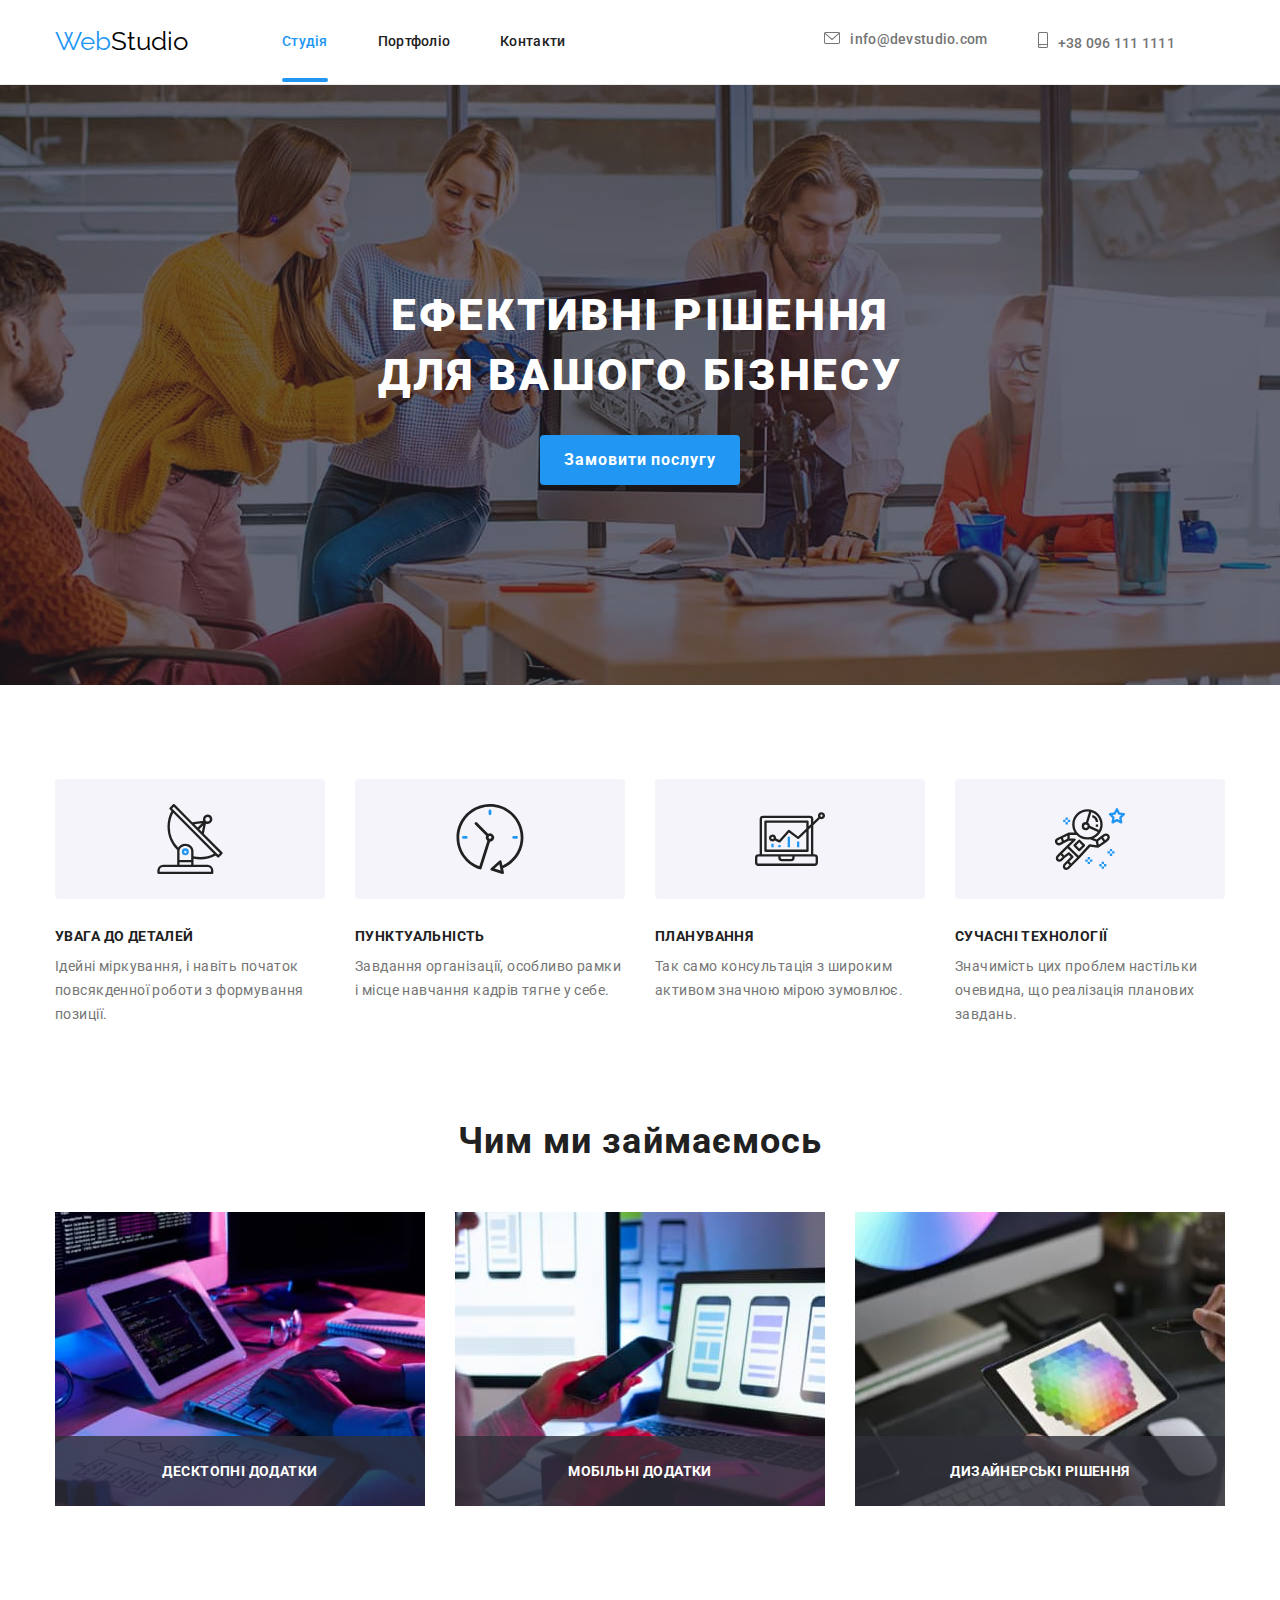
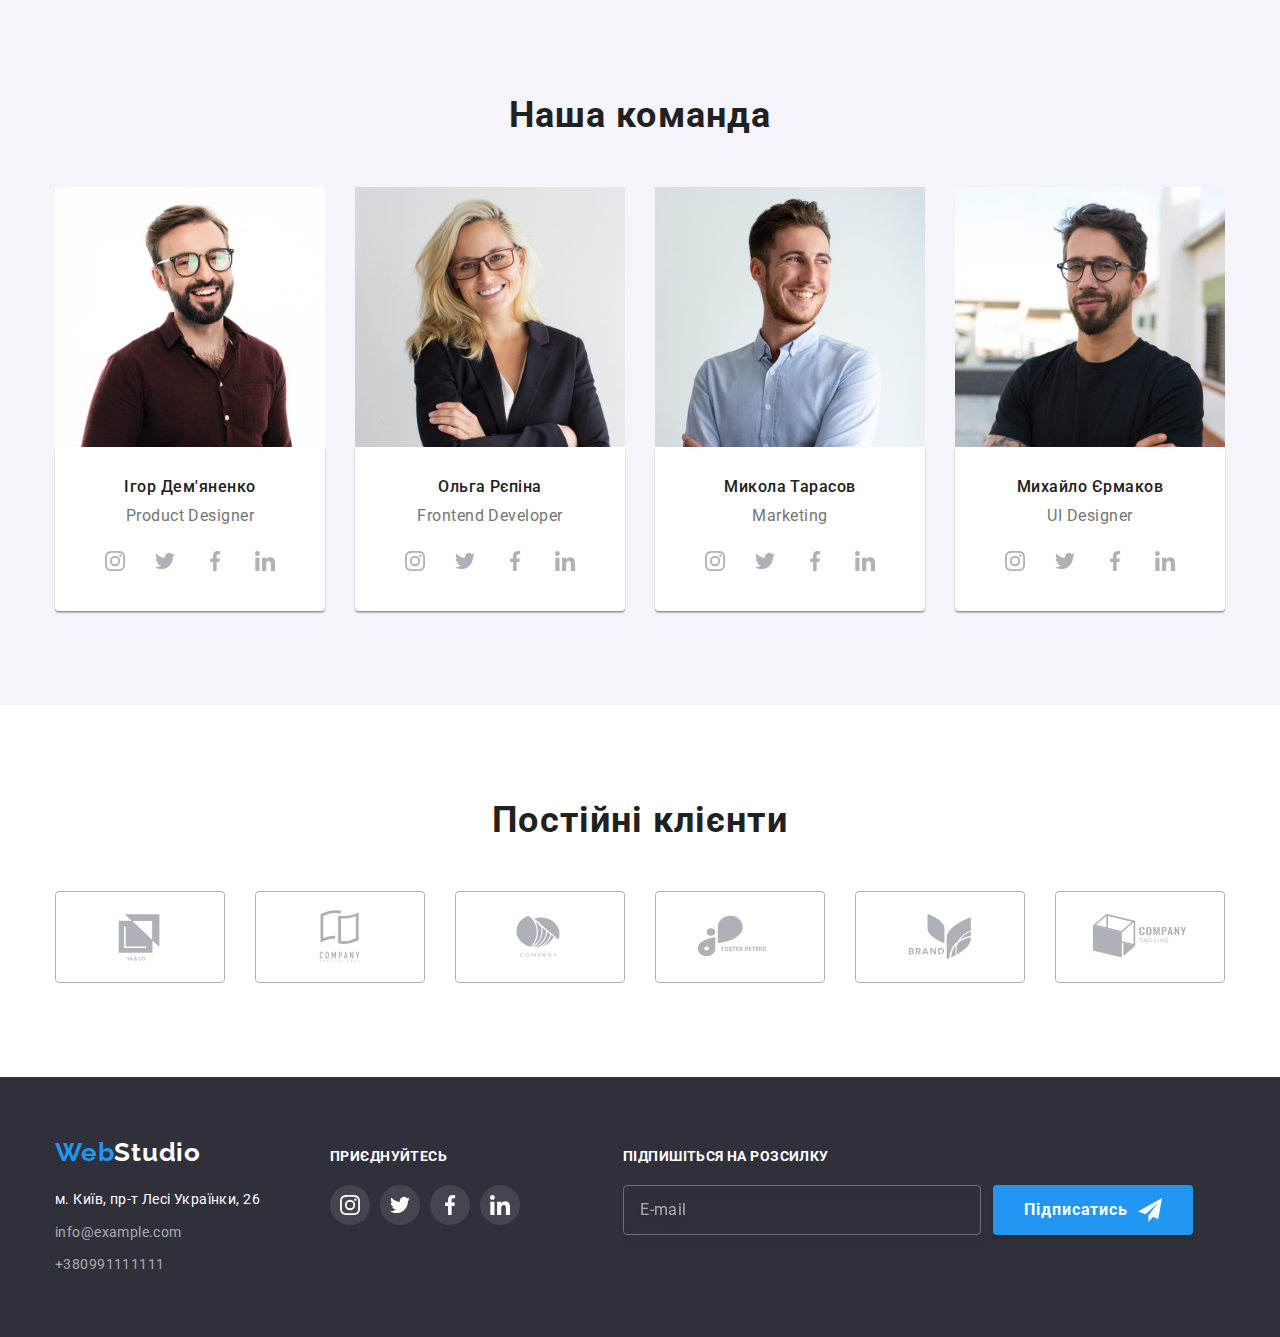
<file: index.html>
<!DOCTYPE html>
<html lang="uk">

<head>
    <meta charset="UTF-8">
    <meta http-equiv="X-UA-Compatible" content="IE=edge">
    <meta name="viewport" content="width=device-width, initial-scale=1.0">
    <title>Document</title>
    <link
        href="https://fonts.googleapis.com/css2?family=Montserrat:wght@400;500;600&family=Raleway:wght@700&family=Roboto:wght@400;500;700;900&display=swap"
        rel="stylesheet">
    <link rel="stylesheet"
        href="https://cdnjs.cloudflare.com/ajax/libs/modern-normalize/1.1.0/modern-normalize.min.css">
    <link rel="stylesheet" href="./css/styles.css">
</head>

<body>
    <header class="page-header">
        <div class="container">
            <nav class="main-nav">
                <a class="link logo-link" href="WebStudio"><span class=" logo-accent">Web</span>Studio</a>
                <ul class="list menu-nav header-container">
                    <li class="item menu-nav"><a href="Студия" class="link link-current item-link">Студія</a></li>
                    <li class="item menu-nav"><a href="./portfolio.html" class="link item-link">Портфоліо</a></li>
                    <li class="item menu-nav"><a href="Контакты" class="link item-link">Контакти</a></li>

                </ul>
                <ul class="list site-nav header-container">
                    <li class="item site-nav "><a class="link mail-link item-link" href="info@devstudio.com">
                            <svg class="icon-email" width="16" height="12">
                                <use href="./images/icons.svg#envelope"></use>
                            </svg>info@devstudio.com</a>
                    </li>
                    <li class="item site-nav"><a class="link tel-link item-link" href="+380961111111">
                            <svg class="icon-tel" width="10" height="16">
                                <use href="./images/icons.svg#smartphone"></use>
                            </svg>+38 096 111 1111</a></li>
                </ul>
            </nav>
        </div>
    </header>

    <main>
        <div class="overlay">
            <section class="hero section">
                <div class="container hero-container">
                    <h1 class="hero-title">Ефективні рішення<br> для вашого бізнесу</h1>
                    <button class="main-button" type="button" data-modal-open>Замовити послугу</button>
                </div>
            </section>
        </div>
        <section class="section-bg">
            <div class="container">
                <h2 class="section-title visually-hidden">Особливості</h2>
                <ul class="list features-list">
                    <li class="item-list">
                        <div class="features">
                            <svg class="icon-features">
                                <use href="./images/icons.svg#antenna"></use>
                            </svg>
                        </div>
                        <h3 class="section-title">Увага до деталей</h3>
                        <p class="section-text">Ідейні міркування, і навіть початок повсякденної роботи з формування
                            позиції.</p>
                    </li>
                    <li class="item-list">
                        <div class="features">
                            <svg class="icon-features">
                                <use href="./images/icons.svg#clock"></use>
                            </svg>
                        </div>
                        <h3 class="section-title">Пунктуальність</h3>
                        <p class="section-text">Завдання організації, особливо рамки і місце навчання кадрів тягне у
                            себе.
                        </p>
                    </li>
                    <li class="item-list">
                        <div class="features">
                            <svg class="icon-features">
                                <use href="./images/icons.svg#diagram"></use>
                            </svg>
                        </div>
                        <h3 class="section-title">Планування</h3>
                        <p class="section-text">Так само консультація з широким активом значною мірою зумовлює.
                        </p>
                    </li>
                    <li class="item-list">
                        <div class="features">
                            <svg class="icon-features">
                                <use href="./images/icons.svg#astronaut"></use>
                            </svg>
                        </div>
                        <h3 class="section-title">Сучасні технології</h3>
                        <p class="section-text">Значимість цих проблем настільки очевидна, що реалізація планових
                            завдань.
                        </p>
                    </li>
                </ul>
            </div>
        </section>
        <section class="section">
            <div class="container">
                <h2 class="section-subtitle">Чим ми займаємось</h2>
                <ul class="list box-list">
                    <li class="box-list"><img src="./images/img.jpg" alt="декстопні додатки" width="370">
                        <div class="label">
                            <h3 class="label-text">Десктопні додатки</h3>
                        </div>
                    </li>

                    <li class="box-list"><img src="./images/img1.jpg" alt="мобільні додатки" width="370">
                        <div class="label">
                            <h3 class="label-text">Мобільні додатки</h3>
                        </div>
                    </li>
                    <li class="box-list"><img src="./images/img2.jpg" alt="дизайнерські рішення" width="370">
                        <div class="label">
                            <h3 class="label-text">Дизайнерські рішення</h3>
                        </div>
                    </li>
                </ul>
            </div>
        </section>
        <section class="section-team">
            <div class="container">
                <h2 class="section-subtitle">Наша команда</h2>
                <ul class="list team-list">
                    <li class="item-list">
                        <img src="./images/igde.jpg" alt="член команды Игорь Демьяненко" width="270">
                        <div class="card-member">
                            <h3 class="section-title-name">Ігор Дем'яненко</h3>
                            <p class="section-team-tx">Product Designer</p>
                            <ul class="socials list">
                                <li class="socials-item"> <a class="socials-link link" href=""><svg class="cocials-icon"
                                            width="20" height="20">
                                            <use href="./images/icons.svg#instagram"></use>
                                        </svg></a></li>
                                <li class="socials-item"><a class="socials-link link" href=""> <svg class="cocials-icon"
                                            width="20" height="20">
                                            <use href="./images/icons.svg#twitter"></use>
                                        </svg> </a></li>
                                <li class="socials-item"><a class="socials-link link " href=""> <svg
                                            class="cocials-icon" width="20" height="20">
                                            <use href="./images/icons.svg#facebook"></use>
                                        </svg> </a></li>
                                <li class="socials-item"><a class="socials-link link " href=""> <svg
                                            class="cocials-icon" width="20" height="20">
                                            <use href="./images/icons.svg#linkedin"></use>
                                        </svg> </a></li>
                            </ul>
                        </div>
                    </li>

                    <li class="item-list">
                        <img src="./images/olre.jpg" alt="член команды Ольга Репина" width="270">
                        <div class="card-member">
                            <h3 class="section-title-name">Ольга Рєпіна</h3>
                            <p class="section-team-tx">Frontend Developer</p>
                            <ul class="socials list">
                                <li class="socials-item"> <a class="socials-link link" href=""><svg class="cocials-icon"
                                            width="20" height="20">
                                            <use href="./images/icons.svg#instagram"></use>
                                        </svg></a></li>
                                <li class="socials-item"><a class="socials-link link" href=""> <svg class="cocials-icon"
                                            width="20" height="20">
                                            <use href="./images/icons.svg#twitter"></use>
                                        </svg> </a></li>
                                <li class="socials-item"><a class="socials-link link " href=""> <svg
                                            class="cocials-icon" width="20" height="20">
                                            <use href="./images/icons.svg#facebook"></use>
                                        </svg> </a></li>
                                <li class="socials-item"><a class="socials-link link " href=""> <svg
                                            class="cocials-icon" width="20" height="20">
                                            <use href="./images/icons.svg#linkedin"></use>
                                        </svg> </a></li>
                            </ul>
                        </div>
                    </li>

                    <li class="item-list">
                        <img src="./images/ntar.jpg" alt="член команды Николай Тарасов" width="270">
                        <div class="card-member">
                            <h3 class="section-title-name">Микола Тарасов</h3>
                            <p class="section-team-tx">Marketing</p>
                            <ul class="socials list">
                                <li class="socials-item"> <a class="socials-link link" href=""><svg class="cocials-icon"
                                            width="20" height="20">
                                            <use href="./images/icons.svg#instagram"></use>
                                        </svg></a></li>
                                <li class="socials-item"><a class="socials-link link" href=""> <svg class="cocials-icon"
                                            width="20" height="20">
                                            <use href="./images/icons.svg#twitter"></use>
                                        </svg> </a></li>
                                <li class="socials-item"><a class="socials-link link " href=""> <svg
                                            class="cocials-icon" width="20" height="20">
                                            <use href="./images/icons.svg#facebook"></use>
                                        </svg> </a></li>
                                <li class="socials-item"><a class="socials-link link " href=""> <svg
                                            class="cocials-icon" width="20" height="20">
                                            <use href="./images/icons.svg#linkedin"></use>
                                        </svg> </a></li>
                            </ul>
                        </div>
                    </li>

                    <li class="item-list">
                        <img src="./images/mer.jpg" alt="член команды Михаил Ермаков" width="270">
                        <div class="card-member">
                            <h3 class="section-title-name">Михайло Єрмаков</h3>
                            <p class="section-team-tx">UI Designer</p>
                            <ul class="socials list">
                                <li class="socials-item"> <a class="socials-link link" href=""><svg class="cocials-icon"
                                            width="20" height="20">
                                            <use href="./images/icons.svg#instagram"></use>
                                        </svg></a></li>
                                <li class="socials-item"><a class="socials-link link" href=""> <svg class="cocials-icon"
                                            width="20" height="20">
                                            <use href="./images/icons.svg#twitter"></use>
                                        </svg> </a></li>
                                <li class="socials-item"><a class="socials-link link " href=""> <svg
                                            class="cocials-icon" width="20" height="20">
                                            <use href="./images/icons.svg#facebook"></use>
                                        </svg> </a></li>
                                <li class="socials-item"><a class="socials-link link " href=""> <svg
                                            class="cocials-icon" width="20" height="20">
                                            <use href="./images/icons.svg#linkedin"></use>
                                        </svg> </a></li>
                            </ul>
                        </div>
                    </li>
                </ul>
            </div>

        </section>
        <section class="section-clients">
            <div class="container">
                <h2 class="section-subtitle">Постійні клієнти</h2>
                <ul class="list client-list">
                    <li class="client"><a class="client-links" href=""><svg class="icon-client" width="106" height="60">
                                <use href="./images/icons.svg#logo">
                                </use>
                            </svg></a></li>
                    <li class="client"><a class="client-links" href=""><svg class="icon-client" width="106" height="60">
                                <use href="./images/icons.svg#logo-1">
                                </use>
                            </svg></a></li>
                    <li class="client"><a class="client-links" href=""><svg class="icon-client" width="106" height="60">
                                <use href="./images/icons.svg#logo-2">
                                </use>
                            </svg></a></li>
                    <li class="client"><a class="client-links" href=""><svg class="icon-client" width="106" height="60">
                                <use href="./images/icons.svg#logo-3">
                                </use>
                            </svg></a></li>
                    <li class="client"><a class="client-links" href=""><svg class="icon-client" width="106" height="60">
                                <use href="./images/icons.svg#logo-4">
                                </use>
                            </svg></a></li>
                    <li class="client"><a class="client-links" href=""><svg class="icon-client" width="106" height="60">
                                <use href="./images/icons.svg#logo-5">
                                </use>
                            </svg></a></li>
                </ul>
            </div>
        </section>
    </main>
    <footer class="footer">
        <div class="container footer-container">
            <div class="footer-address">
                <a class="link logo-link-address" href="WebStudio"><span class=" logo-accent">Web</span>Studio</a>
                <address class="address">
                    м. Київ, пр-т Лесі Українки, 26 <br>
                    <a class="link email-link" href="mailto:info@example.com">info@example.com <br></a>
                    <a class="link phone-link" href="tel:+380991111111">+380991111111</a>
                </address>
            </div>
            <div class="social-links">
                <h4 class="social-title">Приєднуйтесь</h4>
                <ul class=" list social-list">
                    <li class="socials-item"><a class="socials-link-accede link" href=""><svg class="cocials-icon"
                                width="20" height="20">
                                <use href="./images/icons.svg#instagram"></use>
                            </svg></a></li>
                    <li class="socials-item"><a class="socials-link-accede link" href=""> <svg class="cocials-icon"
                                width="20" height="20">
                                <use href="./images/icons.svg#twitter"></use>
                            </svg> </a></li>
                    <li class="socials-item"><a class="socials-link-accede link " href=""> <svg class="cocials-icon"
                                width="20" height="20">
                                <use href="./images/icons.svg#facebook"></use>
                            </svg> </a></li>
                    <li class="socials-item"><a class="socials-link-accede link " href=""> <svg class="cocials-icon"
                                width="20" height="20">
                                <use href="./images/icons.svg#linkedin"></use>
                            </svg> </a></li>
                </ul>
            </div>
            <form class="form-subscription">
                <strong class="social-title form">Підпишіться на розсилку</strong>
                <div class="form-subscription-box">
                    <label class="register-form-subscription-wrap">
                        <input class="register-form-subscription colortext" type="email" name="email"
                            placeholder="E-mail">
                    </label>
                    <button class="form-subscription-btn" type="submit"> Підписатись
                        <svg class="icon-form" width="24" height="24">
                            <use href="./images/icons.svg#icon-send"></use>
                        </svg>
                    </button>
                </div>
            </form>
        </div>
    </footer>
    <!--modal-window-->
    <div class="backdrop is-hidden" data-modal>
        <div class="modal">
            <button class="modal-btn" data-modal-close>
                <svg class="modal-btn-icon" width="18" height="18">
                    <use href="./images/icons.svg#close-black"></use>
                </svg>
            </button>
            <form class="register-form">
                <strong class="form-title">Залиште свої дані, ми вам передзвонимо</strong>
                <div class="register-form-group" role="group">
                    <label class="register-form-wrap">
                        <span class="register-form-label">Ім'я</span>
                        <input class="register-form-input" type="text" name="user-name" autofocus>
                        <svg class="register-icon-form" width="18" height="18">
                            <use href="./images/icons.svg#person"></use>
                        </svg>
                    </label>
                    <label class="register-form-wrap">
                        <span class="register-form-label">Телефон</span>
                        <input class="register-form-input" type="tel" name="user-phone">
                        <svg class="register-icon-form" width="18" height="18">
                            <use href="./images/icons.svg#phone-black"></use>
                        </svg>
                    </label>
                    <label class="register-form-wrap">
                        <span class="register-form-label">Пошта</span>
                        <input class="register-form-input" type="email" name="user-maill">
                        <svg class="register-icon-form" width="18" height="18">
                            <use href="./images/icons.svg#email-black"></use>
                        </svg>
                    </label>
                    <label class="register-form-wrap">
                        <span class="register-form-label">Коментар</span>
                        <textarea class="register-form-message" name="Feedback" placeholder="Введіть текст"></textarea>
                    </label>
                </div>
                <label class="register-form-agreement">
                    <input class="register-checkbox visually-hidden" type="checkbox" name="agreement">
                    <svg class="register-form-icon" width="16" height="15">
                        <use class="register-form-icon-unchek" href="./images/icons.svg#unchek"></use>
                        <use class="register-form-icon-check" href="./images/icons.svg#icon-check"></use>
                    </svg>
                    <span class="register-form-agreement-text">Погоджуюся з розсилкою та приймаю
                        <a class="form-agreement-tx" href="">Умови договору</a></span>
                </label>
                <button class="register-form-btn" type="submit">Відправити</button>
            </form>
        </div>
    </div>
    <script src="./js/modal.js"></script>
</body>

</html>
</file>
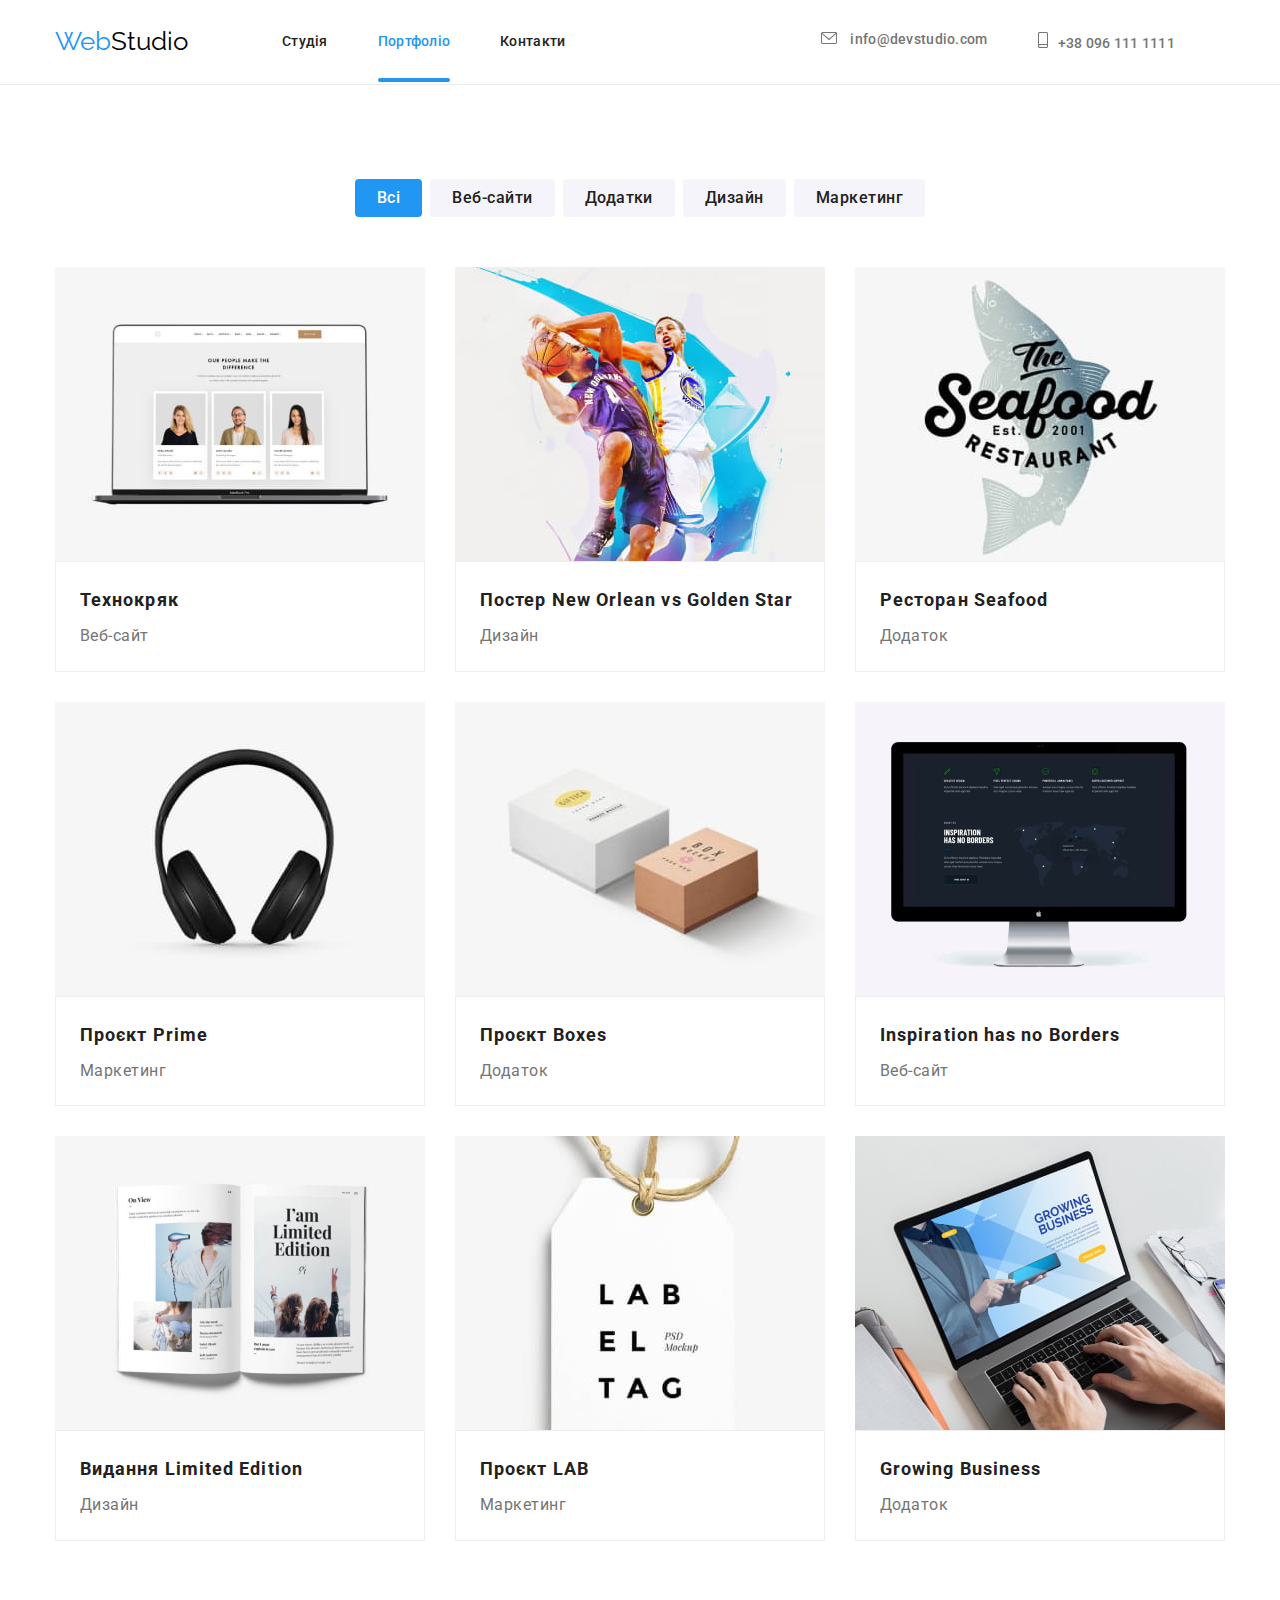
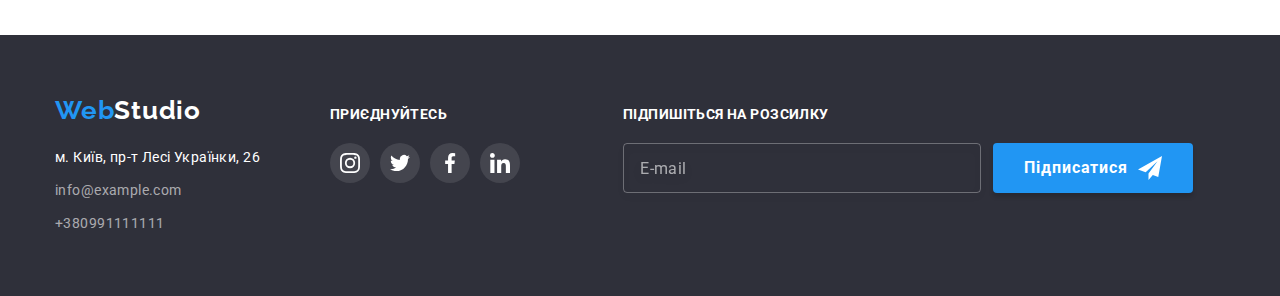
<file: portfolio.html>
<!DOCTYPE html>
<html lang="uk">

<head>
    <meta charset="UTF-8">
    <meta http-equiv="X-UA-Compatible" content="IE=edge">
    <meta name="viewport" content="width=device-width, initial-scale=1.0">
    <title>Document</title>
    <link
        href="https://fonts.googleapis.com/css2?family=Montserrat:wght@400;500;600&family=Raleway:wght@700&family=Roboto:wght@400;500;700;900&display=swap"
        rel="stylesheet">
    <link rel="stylesheet"
        href="https://cdnjs.cloudflare.com/ajax/libs/modern-normalize/1.1.0/modern-normalize.min.css">
    <link rel="stylesheet" href="./css/styles.css">
</head>

<body>
    <header class="page-header">
        <div class="container">
            <nav class="main-nav">
                <a class=" link logo-link" href="WebStudio"><span class="logo-accent">Web</span>Studio</a>
                <ul class="list menu-nav header-container">
                    <li class="item menu-nav"><a href="./index.html" class="link item-link">Студія</a></li>
                    <li class="item menu-nav"><a href="./portfolio.html"
                            class="link link-current item-link">Портфоліо</a></li>
                    <li class="item menu-nav"><a href="Контакты" class="link item-link">Контакти</a></li>

                </ul>
                <ul class="list site-nav header-container">
                    <li class="item site-nav"><a class="link mail-link item-link" href="info@devstudio.com">
                            <svg class="icon-email" width="16" height="12">
                                <use href="./images/icons.svg#envelope"></use>
                            </svg>
                            info@devstudio.com</a></li>
                    <li class="item site-nav"><a class="link tel-link item-link" href="+380961111111"><svg
                                class="icon-tel" width="10" height="16">
                                <use href="./images/icons.svg#smartphone"></use>
                            </svg>+38 096 111 1111</a>
                    </li>
                </ul>
            </nav>
        </div>
    </header>
    <main>
        <section class="section-portfolio">
            <div class="container container-pr">
                <ul class="list button-list">
                    <li class="btn"><button class="button button-current" type="button">Всі</button></li>
                    <li class="btn"><button class="button" type="button">Веб-сайти</button></li>
                    <li class="btn"><button class="button" type="button">Додатки</button></li>
                    <li class="btn"><button class="button" type="button">Дизайн</button></li>
                    <li class="btn"><button class="button" type="button">Маркетинг</button></li>
                </ul>

                <h2 class="section-title visually-hidden">Проєкти</h2>
                <ul class="list projects-list">
                    <li class="item flex-element">
                        <div class="projects-element">
                            <a class="link" href="">
                                <img src="./images/img3.jpg" alt="Технокряк" width="370"></a>
                            <div class="projects-overlay">
                                <p class="overlay-text">Ресурс пропонує комплексні пропозиції з різним рівнем
                                    функціоналу та
                                    сервісів. Все це дозволить відвідувачу отримати
                                    вичерпні відомості про компанію чи приватну особу.</p>
                            </div>
                        </div>
                        <div class="card-projects">
                            <h3 class="section-title-prg">Технокряк</h3>
                            <p class="prg-text">Веб-сайт</p>
                        </div>

                    </li>
                    <li class="item flex-element">
                        <div class="projects-element"><a class="link" href=""><img src="./images/img4.jpg"
                                    alt="Постер New Orlean vs Golden Star" width="370"></a>
                            <div class="projects-overlay">
                                <p class="overlay-text">Ресурс пропонує комплексні пропозиції з різним рівнем
                                    функціоналу та
                                    сервісів. Все це дозволить відвідувачу отримати
                                    вичерпні відомості про компанію чи приватну особу.</p>
                            </div>
                        </div>
                        <div class="card-projects">
                            <h3 class="section-title-prg">Постер New Orlean vs Golden Star</h3>
                            <p class="prg-text">Дизайн</p>
                        </div>
                    </li>
                    <li class="item flex-element">
                        <div class="projects-element"><a class=" link" href=""><img src="./images/img5.jpg"
                                    alt="Ресторан Seafood" width="370"></a>
                            <div class="projects-overlay">
                                <p class="overlay-text">Ресурс пропонує комплексні пропозиції з різним рівнем
                                    функціоналу та
                                    сервісів. Все це дозволить відвідувачу отримати
                                    вичерпні відомості про компанію чи приватну особу.</p>
                            </div>
                        </div>
                        <div class="card-projects">
                            <h3 class="section-title-prg">Ресторан Seafood</h3>
                            <p class="prg-text">Додаток</p>
                        </div>
                    </li>
                    <li class="item flex-element">
                        <div class="projects-element"><a class=" link" href=""><img src="./images/img6.jpg"
                                    alt="Проект Prime" width="370"></a>
                            <div class="projects-overlay">
                                <p class="overlay-text">Ресурс пропонує комплексні пропозиції з різним рівнем
                                    функціоналу та
                                    сервісів. Все це дозволить відвідувачу отримати
                                    вичерпні відомості про компанію чи приватну особу.</p>
                            </div>
                        </div>
                        <div class="card-projects">
                            <h3 class="section-title-prg">Проєкт Prime</h3>
                            <p class="prg-text">Маркетинг</p>
                        </div>
                    </li>
                    <li class="item flex-element">
                        <div class="projects-element"><a class=" link" href=""><img src="./images/img7.jpg"
                                    alt="Проект Boxes" width="370"></a>
                            <div class="projects-overlay">
                                <p class="overlay-text">Ресурс пропонує комплексні пропозиції з різним рівнем
                                    функціоналу та
                                    сервісів. Все це дозволить відвідувачу отримати
                                    вичерпні відомості про компанію чи приватну особу.</p>
                            </div>
                        </div>
                        <div class="card-projects">
                            <h3 class="section-title-prg">Проєкт Boxes</h3>
                            <p class="prg-text">Додаток</p>
                        </div>
                    </li>
                    <li class="item flex-element">
                        <div class="projects-element"><a class="link" href=""><img src="./images/img8.jpg"
                                    alt="Inspiration has no Borders" width="370"></a>
                            <div class="projects-overlay">
                                <p class="overlay-text">Ресурс пропонує комплексні пропозиції з різним рівнем
                                    функціоналу та
                                    сервісів. Все це дозволить відвідувачу отримати
                                    вичерпні відомості про компанію чи приватну особу.</p>
                            </div>
                        </div>
                        <div class="card-projects">
                            <h3 class="section-title-prg">Inspiration has no Borders</h3>
                            <p class="prg-text">Веб-сайт</p>
                        </div>
                    </li>
                    <li class="item flex-element">
                        <div class="projects-element"><a class=" link" href=""><img src="./images/img9.jpg"
                                    alt="Издание Limited Edition" width="370"></a>
                            <div class="projects-overlay">
                                <p class="overlay-text">Ресурс пропонує комплексні пропозиції з різним рівнем
                                    функціоналу та
                                    сервісів. Все це дозволить відвідувачу отримати
                                    вичерпні відомості про компанію чи приватну особу.</p>
                            </div>
                        </div>
                        <div class="card-projects">
                            <h3 class="section-title-prg">Видання Limited Edition</h3>
                            <p class="prg-text">Дизайн</p>
                        </div>
                    </li>
                    <li class="item flex-element">
                        <div class="projects-element"><a class="link" href=""><img src="./images/img10.jpg"
                                    alt="Проект LAB" width="370"></a>
                            <div class="projects-overlay">
                                <p class="overlay-text">Ресурс пропонує комплексні пропозиції з різним рівнем
                                    функціоналу та
                                    сервісів. Все це дозволить відвідувачу отримати
                                    вичерпні відомості про компанію чи приватну особу.</p>
                            </div>
                        </div>
                        <div class="card-projects">
                            <h3 class="section-title-prg">Проєкт LAB</h3>
                            <p class="prg-text">Маркетинг</p>
                        </div>
                    </li>
                    <li class="item flex-element">
                        <div class="projects-element"><a class="link" href=""><img src="./images/img11.jpg"
                                    alt="Growing Business" width="370"></a>
                            <div class="projects-overlay">
                                <p class="overlay-text">Ресурс пропонує комплексні пропозиції з різним рівнем
                                    функціоналу та
                                    сервісів. Все це дозволить відвідувачу отримати
                                    вичерпні відомості про компанію чи приватну особу.</p>
                            </div>
                        </div>
                        <div class="card-projects">
                            <h3 class="section-title-prg">Growing Business</h3>
                            <p class="prg-text">Додаток</p>
                        </div>
                    </li>
                </ul>
            </div>
        </section>
    </main>


    <footer class="footer">
        <div class="container footer-container">
            <div class="footer-address">
                <a class="link logo-link-address" href="WebStudio"><span class=" logo-accent">Web</span>Studio</a>
                <address class="address">
                    м. Київ, пр-т Лесі Українки, 26 <br>
                    <a class="link email-link" href="mailto:info@example.com">info@example.com <br></a>
                    <a class="link phone-link" href="tel:+380991111111">+380991111111</a>
                </address>
            </div>
            <div class="social-links">
                <h4 class="social-title">Приєднуйтесь</h4>
                <ul class=" list social-list">
                    <li class="socials-item"> <a class="socials-link-accede link" href=""><svg class="cocials-icon"
                                width="20" height="20">
                                <use href="./images/icons.svg#instagram"></use>
                            </svg></a></li>
                    <li class="socials-item"><a class="socials-link-accede link" href=""> <svg class="cocials-icon"
                                width="20" height="20">
                                <use href="./images/icons.svg#twitter"></use>
                            </svg> </a></li>
                    <li class="socials-item"><a class="socials-link-accede link " href=""> <svg class="cocials-icon"
                                width="20" height="20">
                                <use href="./images/icons.svg#facebook"></use>
                            </svg> </a></li>
                    <li class="socials-item"><a class="socials-link-accede link " href=""> <svg class="cocials-icon"
                                width="20" height="20">
                                <use href="./images/icons.svg#linkedin"></use>
                            </svg> </a></li>
                </ul>
            </div>
            <form class="form form-subscription">
                <strong class="social-title form">Підпишіться на розсилку</strong>
                <label class="register-form-subscription-wrap">
                    <div class="form-subscription-box">
                        <input class="register-form-subscription colortext" type="email" name="email"
                            placeholder="E-mail">
                        <button class="form-subscription-btn" type="submit">Підписатися
                            <svg class="icon-form" width="24" height="24">
                                <use href="./images/icons.svg#icon-send"></use>
                            </svg>
                        </button>
                    </div>
                </label>
            </form>
        </div>
    </footer>
</body>

</html>
</file>
<file: css/styles.css>
*,
*::before,
*::after {
    box-sizing: border-box;
}

:root {
    --main-font: 'Roboto', sans-serif;
    --secondary-font: 'Raleway', sans-serif;
    --primari-text-color: #757575;
    --title-text-color: #212121;
    --accent-color: #2196F3;
    --dark-bg-cl: #2F303A;
    --light-bg-cl: #F5F4FA;

}

.visually-hidden {
    position: absolute;
    width: 1px;
    height: 1px;
    margin: -1px;
    border: 0;
    padding: 0;

    white-space: nowrap;
    clip-path: inset(100%);
    clip: rect(0 0 0 0);
    overflow: hidden;
}

img {
    display: block;
}


h1,
h2,
h3,
h4,
h5,
h6,
p {
    margin: 0;
}

.list {
    list-style: none;
    padding: 0;
    margin: 0;
}

.link {
    text-decoration: none;
    color: currentColor;

}

body {
    color: #212121;
    font-family: var(--main-font), sans-serif;

}

.container {
    width: 1200px;
    padding-left: 15px;
    padding-right: 15px;
    margin-left: auto;
    margin-right: auto;

}

.page-header {
    background-color: #FFFFFF;
    border-bottom: 1px solid #ECECEC;

}

.logo-link {
    margin-right: 94px;
    color: #000000;
    font-family: var(--secondary-font), sans-serif;
    font-size: 26px;
    line-height: 1.2
}

.logo-accent {
    color: var(--accent-color);
}

.logo-accent-bl {
    color: #FFFFFF;
}

.main-nav {
    display: flex;
    align-items: center;

}

.menu-nav {
    display: flex;
    color: var(--title-text-color);
    font-size: 14px;
    font-weight: 500;
    line-height: 1.14;
    letter-spacing: 0.02em;
}
 .icon-email{
    margin-right: 10px;
    align-items: center;
    fill:currentColor;
    
 }
.icon-tel{
    margin-right: 10px;
    align-items: center;
    fill: currentColor;
}

.link mail-link,
.link tel-link {
    color: #757575;
}

.site-nav.header-container {
    display: flex;
    margin-left: auto;
}

.site-nav {
    font-weight: 500;
    font-size: 14px;
    line-height: 1.14;
    letter-spacing: 0.02em;
    color: #757575;
}
.item.site-nav {
    margin-right: 50px;
}
.site-nav:hover .site-nav:focus {
    color: var(--accent-color);
}

.item-link {
    display: block;
    padding-top: 32px;
    padding-bottom: 32px;
    transition: color 250ms cubic-bezier(0.4, 0, 0.2, 1);
}

.item.menu-nav {
    margin-right: 50px;
}

.item.menu-nav:last-child {
    margin-right: 0;
}


.menu-nav.link {
    color: var(--title-text-color);
}

.menu-nav .link:hover,
.menu-nav .link:focus {
    color: var(--accent-color);
}

.link-current {
    color: var(--accent-color);
    position: relative;
}
.link-current::after{
    position: absolute;
    bottom: 0;
    left: 0;
    content: " ";
    display: block;
    background-color: var(--accent-color);
    width: 100%;
    height: 4px;
   border-radius: 2px;

}

.button.button-current {
    background-color: var(--accent-color);
    color: #FFFFFF;
}
.overlay {
    height: 600px;
    max-width: 1600px;
    margin-right: auto;
    margin-left: auto;
    background-position: center;
    background-size: cover;
    background-repeat: no-repeat;
    background-image:linear-gradient( to right, rgba(47,48,58,0.4), rgba(47,48,58,0.4)),url(../images/hero.jpg)
    

}

.hero.section{
    padding-top: 200px;
    padding-bottom: 200px;
}

.hero-title {
    color: #FFFFFF;
    text-transform: uppercase;
    font-weight: 900;
    font-size: 44px;
    line-height: 1.37;
    letter-spacing: 0.06em;
    text-align: center;
    margin-bottom: 30px;
}
.section-bg {
    padding-top: 94px;
}
.section {
    padding: 94px 0;
}
.section-title {
    color: var(--title-text-color);
    font-weight: 700;
    font-size: 14px;
    line-height: 1.14;
    letter-spacing: 0.03em;
    text-transform: uppercase;
    margin-bottom: 10px;

}

.section-subtitle {
    color: var(--title-text-color);
    font-weight: 700;
    font-size: 36px;
    line-height: 1.17;
    text-align: center;
    letter-spacing: 0.03em;
    margin-bottom: 50px;
}
.label{
    position: absolute;
    right: 0;
    bottom: 0;
    width: 100%;
    height: 70px;
    background: rgba(47, 48, 58, 0.8);
}
.label-text{
    display: flex;
    align-items: center;
    justify-content: center;
    padding: 27px 0;
    color:#FFFFFF;
    font-weight: 700;
    font-size: 14px;
    line-height: 1.17;
    text-transform: uppercase;
    letter-spacing: 0.03em;
}
.list.box-list {
    display: flex;
}
.box-list {
    position: relative;
    width: 370px;
    margin-right: 30px

}

.box-list:last-child {
    margin-right: 0;
}
.section-text {
    color: var(--primari-text-color);
    font-weight: 400;
    font-size: 14px;
    line-height: 1.7;
    letter-spacing: 0.03em;
}

.section-title-name {
    font-weight: 500;
    font-size: 16px;
    line-height: 1.19;
    letter-spacing: 0.03em;
    margin-bottom: 10px;
}

.section-team-tx {
    color: var(--primari-text-color);
    font-weight: 400;
    font-size: 16px;
    line-height: 1.19;
    letter-spacing: 0.03em;
    margin-bottom: 16px;
}

.section-title-prg {
    font-weight: 700;
    font-size: 18px;
    line-height: 2;
    letter-spacing: 0.06em;
    margin-bottom: 4px;
}

.prg-text {

    color: var(--primari-text-color);
    font-size: 16px;
    line-height: 1.8;
    letter-spacing: 0.03em;
}

.section-team {
    padding: 94px 0;
    background-color: #F5F4FA;

}
/*
social-links
*/
.socials{
    display: flex;
    align-items: center;
    justify-content: center;
    padding-left: 0px;
    gap: 10px;
}
.socials-link{
display: flex;
align-items: center;
justify-content: center;
width: 40px;
height: 40px;
background-color: #FFFFFF;
fill: #AFB1B8;
border-radius: 50%;
transition:background-color 250ms cubic-bezier(0.4, 0, 0.2, 1), fill 250ms cubic-bezier(0.4, 0, 0.2, 1);
}

.socials-link:hover,
.socials-link:focus{
    background-color: var(--accent-color);
    fill: #FFFFFF;
}

.card-member {
    background-color: #FFFFFF;
    text-align: center;
    padding-top: 30px;
    padding-bottom: 30px;
    box-shadow: 0px 1px 3px rgba(0, 0, 0, 0.12), 0px 1px 1px rgba(0, 0, 0, 0.14), 0px 2px 1px rgba(0, 0, 0, 0.2);
    border-radius: 0px 0px 4px 4px;
}

.list.team-list {
    display: flex;
}

.container.hero-container {
    display: flex;
    flex-direction: column;
    align-items: center;
}

.main-button {
    font-family: inherit;
    background-color: var(--accent-color);
    cursor: pointer;
    color: #FFFFFF;
    width: 200px;
    height: 50px;
    font-weight: 700;
    font-size: 16px;
    line-height: 1.9;
    letter-spacing: 0.06em;
    border-radius: 4px;
    border: 0;
    transition: background-color 250ms cubic-bezier(0.4, 0, 0.2, 1);

}

.main-button:hover,
.main-button:focus {
    background-color: #188CE8;

}

.btn:last-child {
    margin-right: 0;
}

.btn {
    margin-right: 8px;
}

.button {
    font-family: inherit;
    background-color: var(--light-bg-cl);
    color: var(--title-texr);
    font-size: 16px;
    line-height: 1.62;
    font-weight: 500;
    text-align: center;
    letter-spacing: 0.03em;
    cursor: pointer;
    display: inline-block;
    padding: 6px 22px;
    border-radius: 4px;
    border:0;
    transition: background-color 250ms cubic-bezier(0.4, 0, 0.2, 1), color 250ms cubic-bezier(0.4, 0, 0.2, 1), box-shadow 250ms cubic-bezier(0.4, 0, 0.2, 1);
    
}


.button:hover,
.button:focus {
    background-color: #188CE8;
    color: #FFFFFF;
    box-shadow: 0px 3px 1px rgba(0, 0, 0, 0.1), 0px 1px 2px rgba(0, 0, 0, 0.08), 0px 2px 2px rgba(0, 0, 0, 0.12);
}



.list.features-list {
    display: flex;
    justify-content: center;

}
.icon-features{
    width: 70px;
    height: 70px;

}
.features{
    display: flex;
    align-items: center;
    justify-content: center;
    width: 270px;
    height: 120px;
    margin-bottom: 30px;
    margin-right: 30px;
    background-color: var(--light-bg-cl);
    border-radius: 4px;
}

.item-list {
    width: 270px;
    margin-right: 30px;
    align-items: flex-end;
    justify-content: center;
}

.item-list:last-child {
    margin-right: 0;
}
.client-list{
display: flex;
align-items: center;
justify-content: center;
}
.client:last-child{
    margin-right: 0;
}
.client-links{
    display: flex;
        align-items: center;
        justify-content: center;
        width: 170px;
        height: 92px;
        border: 1px solid #AFB1B8;
        border-radius: 4px;
        fill: #AFB1B8;
        transition:fill 250ms cubic-bezier(0.4, 0, 0.2, 1), border 250ms cubic-bezier(0.4, 0, 0.2, 1);
}
.client{
    margin-right: 30px;
}
.client-links:hover,
.client-links:focus{
    fill: var(--accent-color);
    border: 1px solid #2196F3;
    border-radius: 4px;
}
.section-clients{
    margin-top: 94px;
    margin-bottom: 94px;
}
.icon-client{
    display: block;
        align-items: center;
        justify-content: center;

}

.address {
    display: block;
    align-items: center;
    margin-right: 70px;
    font-style: normal;
    color: #FFFFFf;
    font-size: 14px;
    line-height: 1.7;
    letter-spacing: 0.03em;

}
.footer-container{
    display: flex;
    align-items: baseline;
}
.footer-address{
    display: flex;
    flex-direction: column;
}
.social-title{
    display: flex;
    font-style: normal;
    font-weight: 700;
    font-size: 14px;
    line-height: 1.14;
    letter-spacing: 0.03em;
    text-align: center;
    text-transform: uppercase;
    color: #FFFFFF;
    padding: 0 0;
    margin-bottom: 20px;
}

.social-links{
    display:flex;
    flex-direction: column;
    justify-content: center;
    
}
.socials-link-accede{
    display: flex;
    align-items: center;
    justify-content: center;
    width: 40px;
    height: 40px;
    background-color:rgba(255, 255, 255, 0.1);
    fill: #FFFFFF;
    border-radius: 50%;
    transition:background-color 250ms cubic-bezier(0.4, 0, 0.2, 1);

    }
.socials-link-accede:hover,
.socials-link-accede:focus{
    background-color: var(--accent-color);
}
.social-list {
    display: flex;
}
.socials-link-accede{
    margin-right:10px ;
}

.logo-link-address {
    font-family: var(--secondary-font), sans-serif;
    color: #FFFFFF;
    font-weight: 700;
    font-size: 26px;
    line-height: 1.2;
    letter-spacing: 0.03em;
    display: flex;
    padding-bottom: 20px;
}

.link.email-link,
.link.phone-link {
    color: rgba(255, 255, 255, 0.6);
    display: flex;
    margin-top: 9px;
    transition: color 250ms cubic-bezier(0.4, 0, 0.2, 1);

}

.link.mail-link:focus,
.link.mail-link:hover,
.link.tel-link:focus,
.link.tel-link:hover,
.link.phone-link:focus,
.link.phone-link:hover,
.link.email-link:hover,
.link.email-link:focus{
    color: var(--accent-color);
}
.section-portfolio{
    padding-top: 94px;
    padding-bottom: 94px;
}
.list.button-list {
    display: flex;
    justify-content: center;
    margin-bottom: 50px;
}
.overlay-text{
    padding: 63px 24px;
    font-weight: 400;
    font-size: 18px;
    line-height: 1.55;
    letter-spacing: 0.03em;
    color: #FFFFFF;
}
.projects-element{
    position: relative;
    overflow: hidden;
    
}
.projects-overlay{
    position: absolute;
    background-color:rgba(33, 150, 243, 0.9);
    right: 0;
    top: 0;
    width: 100%;
    height: 100%;
    transform: translateY(100%);
    transition:transform, 250ms cubic-bezier(0.4, 0, 0.2, 1);
    overflow: hidden;
    opacity: 0;
}

.projects-element:hover .projects-overlay{
    transform: translateY(0);
    opacity: 1;
    



}
.item.flex-element {
    align-items: center;
    width: 370px;
    margin-bottom:30px;
    margin-right:30px;
    transition:box-shadow 250ms cubic-bezier(0.4, 0, 0.2, 1);
}

.item.flex-element:nth-child(3n) {
    margin-right: 0;
}
.item.flex-element:nth-last-child(-n+3){
    margin-bottom: 0;
}


.list.projects-list {
    display: flex;
    flex-wrap: wrap;
}

.list.projects-list.item {
    width: 370px;

}

.card-projects {
    padding-top: 20px;
    padding-bottom: 20px;
    padding-right: 24px;
    padding-left: 24px;
    width: 370px;
    border: 1px solid #EEEEEE;

}
.item.flex-element:hover,
.item.flex-element:focus{
    box-shadow: 0px 1px 1px rgba(0, 0, 0, 0.12), 0px 4px 4px rgba(0, 0, 0, 0.06), 1px 4px 6px rgba(0, 0, 0, 0.16);
}
.footer {
    background-color: var(--dark-bg-cl);
}
.footer{
    padding-top:60px ;
    padding-bottom:60px ;
}
.modal{
    position: relative;
    width: 528px;
    min-height: 581px;
    background-color: #FFFFFF;
    box-shadow: 0px 1px 3px rgba(0, 0, 0, 0.12), 0px 1px 1px rgba(0, 0, 0, 0.14), 0px 2px 1px rgba(0, 0, 0, 0.2);
    border-radius: 4px;
    padding: 40px ;
}

.backdrop{
    display: flex;
    align-items: center;
    justify-content: center;
    position: fixed;
    top: 0;
    left: 0;
    width: 100%;
    height: 100%;
background-color: rgba(0, 0, 0, 0.2);
transition: opacity 250ms ease-out, visibility 250ms ease-out;
}

.backdrop.is-hidden{
opacity: 0;
visibility: hidden;
pointer-events: none;
}

.modal-btn{
    position: absolute;
    display: flex;
    align-items: center;
    justify-content: center;
    top: 8px;
    right: 8px;
    width: 30px;
    height: 30px;
    padding: 0;
    border: 1px solid rgba(0, 0, 0, 0.1);
    border-radius: 50%;
    background-color: transparent;
    cursor: pointer;
}
.modal-btn-icon:hover,
.modal-btn-icon:focus {
    fill: #188CE8;}

.modal-btn-icon{
    fill: #000000;
    transition: fill 250ms cubic-bezier(0.4, 0, 0.2, 1);
}
.form-subscription{
margin-left: 93px;
}
.form-subscription-btn{
    display: inline-flex;
    width: 200px;
    height: 50px;
    gap: 10px;
    padding:10px 28px ;
    align-items: center;
    justify-content: center;
    text-align: center;
    letter-spacing: 0.06em;
    font-weight: 700;
    font-size: 16px;
    line-height: calc(30/16);
    color: #FFFFFF;
    background: var(--accent-color);
    box-shadow: 0px 4px 4px rgba(0, 0, 0, 0.15);
    border-radius: 4px;
    border: none;
    cursor: pointer;
    transition: background-color 250ms cubic-bezier(0.4, 0, 0.2, 1);
}

.form-subscription-btn:hover,
.form-subscription-btn:focus{
    background-color: #188CE8;

}
.form-subscription-box{
    display: flex;
    gap:12px ;
}
.register-form-subscription{
    display: block;
    width: 358px;
    height: 50px;
    padding: 15px 16px;
    background-color: transparent;
    cursor: pointer;
    border: 1px solid rgba(255, 255, 255, 0.3);
    filter: drop-shadow(0px 4px 4px rgba(0, 0, 0, 0.15));
    border-radius: 4px;
}

.form-title{
    display: block;
    text-align: center;
    color: var(--title-text-color);
    font-weight: 700;
    font-size: 20px;
    line-height: 1.15;
    letter-spacing: 0.03em;
    margin-bottom: 12px;
}
.register-form {
    text-align: center;
}
.register-form-group{
    margin-bottom: 20px;
}
.register-form-wrap{
    display: block;
    position: relative;
    margin-bottom: 10px;

}
.register-form-wrap:last-child{
    margin-bottom: 0;
}
.register-form-agreement{
    display: flex;
    align-items: center;
    gap: 9px;
    margin-left: 25px;
    margin-bottom: 30px;
}
.register-form-agreement-text{
    user-select: none;
    font-weight: 400;
    font-size: 14px;
    line-height: calc(24/14);
    letter-spacing: 0.03em;

    color:var(--primari-text-color);
    text-underline-position:under;
}
.form-agreement-tx{
    color: var(--accent-color);
}
.register-form-subscription.colortext{
    color:#FFFFFF;
}
.register-checkbox:checked + .register-form-icon .register-form-icon-ucheck{
    opacity: 0;
}
.register-form-icon-check {
    opacity: 0;
}

.register-checkbox:checked + .register-form-icon .register-form-icon-check {
    opacity: 1;
}

.register-form-btn{
    display: inline-flex;
    background-color: var(--accent-color);
    color: #FFFFFF;
    cursor: pointer;
    text-align: center;
    align-items: center;
    width: 200px;
    height: 50px;
    font-weight: 700;
    font-size: 16px;
    line-height: 1.9;
    padding: 10px 52px;
    letter-spacing: 0.06em;
    box-shadow: 0px 4px 4px rgba(0, 0, 0, 0.15);
    border-radius: 4px;
    border: none;
    transition: background-color 250ms cubic-bezier(0.4, 0, 0.2, 1);
}


.register-form-btn:hover,
.register-form-btn:focus {
    background-color: #188CE8;
}

.register-form-label{
    display: block;
    text-align: left;
    font-weight: 400;
    font-size: 12px;
    line-height: 1.16;
    letter-spacing: 0.01em;
    color: var(--primari-text-color);
    margin-bottom: 4px;
    
}

.register-form-input,
.register-form-message{
    width: 100%;
    height: 40px;
    padding: 14px;
    padding-left: 42px;
    border: 1px solid rgba(33, 33, 33, 0.2);
    border-radius: 4px;
    outline: transparent;
    cursor: pointer;
    transition: fill 250ms cubic-bezier(0.4, 0, 0.2, 1), border 250ms cubic-bezier(0.4, 0, 0.2, 1) ;
}
.register-form-message{
    height: 120px;
    padding: 12px 16px ;
    resize: none;
}
.register-form-input:hover+.register-icon-form,
.register-form-input:focus-within+.register-icon-form {
    fill: #2196F3;

}

.register-icon-form:hover,
.register-icon-form:focus {
    fill: #2196F3;
}

.register-form-input:hover,
.register-form-input:focus {
    border: 1px solid #2196F3;
}

.register-form-message:hover,
.register-form-message:focus {
    border: 1px solid #2196F3;
}
.register-form-message::placeholder{
    font-weight: 400;
    font-size: 12px;
    line-height: calc(14/12);
    letter-spacing: 0.01em;
    
    color: rgba(117, 117, 117, 0.5);
}
.register-form-subscription::placeholder {
    font-weight: 400;
    font-size: 16px;
    line-height:calc(20/16);
    letter-spacing: 0.03em;

    color: rgba(255, 255, 255, 0.6);
}
.register-icon-form{
    position: absolute;
    bottom: 11px;
    left: 14px;
    fill: #212121;
    cursor: pointer;
    pointer-events: none;
    transition: fill 250ms cubic-bezier(0.4, 0, 0.2, 1);
}
</file>
